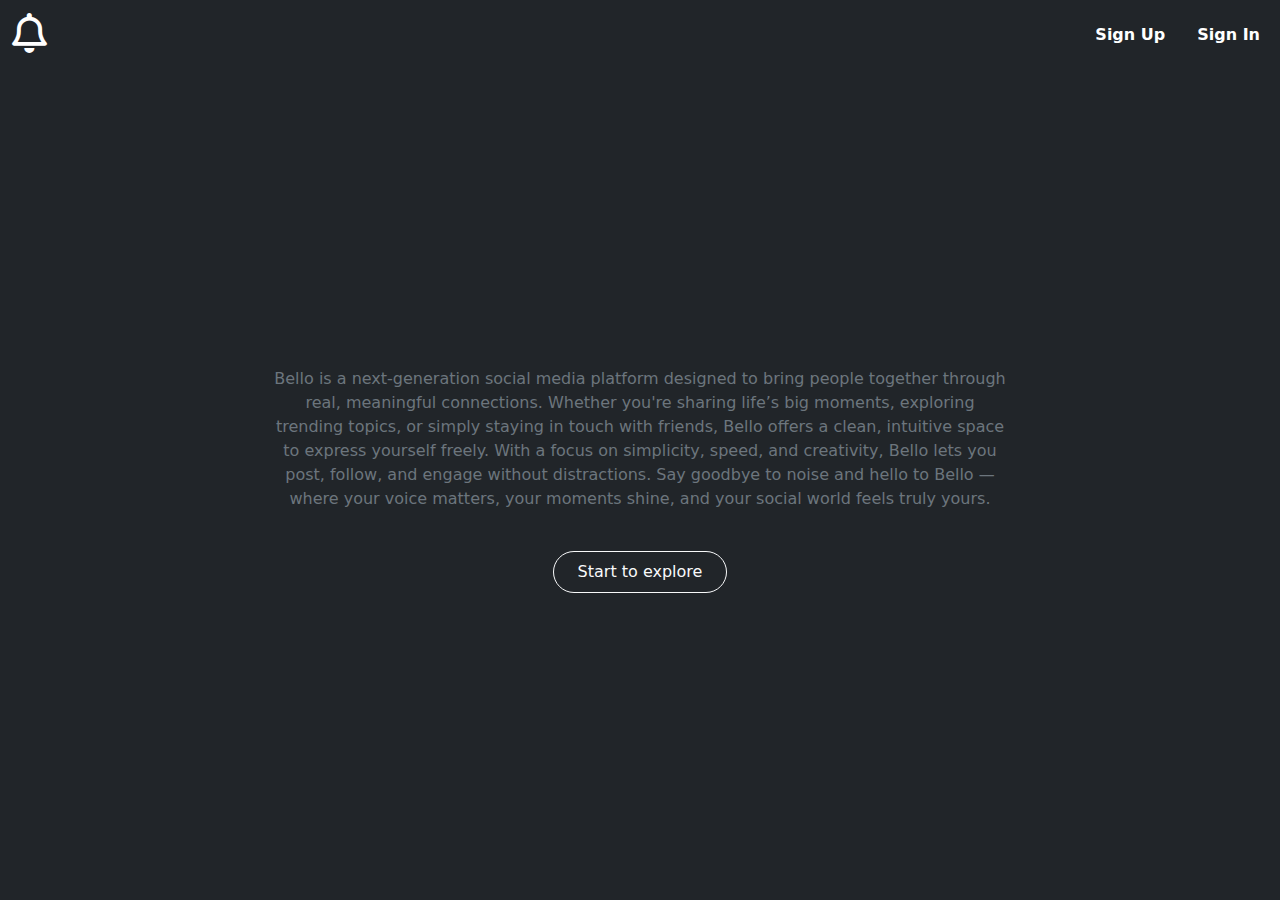
<file: index.html>
<!DOCTYPE html>
<html lang="en">

<head>
  <meta charset="UTF-8" />
  <meta name="viewport" content="width=device-width, initial-scale=1.0" />
  <title>Bello</title>

  <!-- Bootstrap -->
  <link href="https://cdn.jsdelivr.net/npm/bootstrap@5.3.7/dist/css/bootstrap.min.css" rel="stylesheet" crossorigin="anonymous" />

  <!-- Font Awesome -->
  <link rel="stylesheet" href="https://cdnjs.cloudflare.com/ajax/libs/font-awesome/6.7.2/css/all.min.css" crossorigin="anonymous" referrerpolicy="no-referrer" />

  <link rel="stylesheet" href="./style.css" />
</head>

<body class="bg-dark">

  <!-- Navbar -->
  <nav class="navbar navbar-expand-lg navbar-dark bg-dark">
    <div class="container-fluid">
      <a class="navbar-brand" href="#"><i class="fa-regular fa-bell ringing-bell text-white fa-2x"></i></a>
      <button class="navbar-toggler" type="button" data-bs-toggle="collapse" data-bs-target="#navbarContent"
        aria-controls="navbarContent" aria-expanded="false" aria-label="Toggle navigation">
        <span class="navbar-toggler-icon"></span>
      </button>

      <div class="collapse navbar-collapse" id="navbarContent">
        <ul class="navbar-nav ms-auto mb-2 mb-lg-0">
          <li class="nav-item">
            <a class="nav-link text-white fw-bolder" href="signup.html">Sign Up</a>
          </li>
          <li class="nav-item">
            <a class="nav-link text-white fw-bolder ms-lg-3" href="login.html">Sign In</a>
          </li>
        </ul>
      </div>
    </div>
  </nav>
<!-- nav end -->
  <!-- main section -->
  <div class="container py-5">
    <div class="row justify-content-center">
      <div class="col-12 col-md-10 col-lg-8 text-center">
        <h1 class="text-white fw-bolder display-4 display-md-1 mt-4 masked-text">
          WELCOME
          <p class="fs-3 lh-lg masked-text">TO BELLO!</p>
        </h1>
        <p class="text-secondary">
          Bello is a next-generation social media platform designed to bring people together through real, meaningful connections.
          Whether you're sharing life’s big moments, exploring trending topics, or simply staying in touch with friends, Bello offers a clean,
          intuitive space to express yourself freely. With a focus on simplicity, speed, and creativity, Bello lets you post, follow, and engage without distractions.
          Say goodbye to noise and hello to Bello — where your voice matters, your moments shine, and your social world feels truly yours.
        </p>

        <a href="welcome.html" class="btn btn-outline-light mt-4 px-4 py-2 rounded-pill">
          Start to explore
        </a>
      </div>
    </div>
  </div>
<!-- main section end -->
  <!-- Bootstrap JS -->
  <script src="https://cdn.jsdelivr.net/npm/bootstrap@5.3.7/dist/js/bootstrap.bundle.min.js" crossorigin="anonymous"></script>
</body>

</html>
</file>
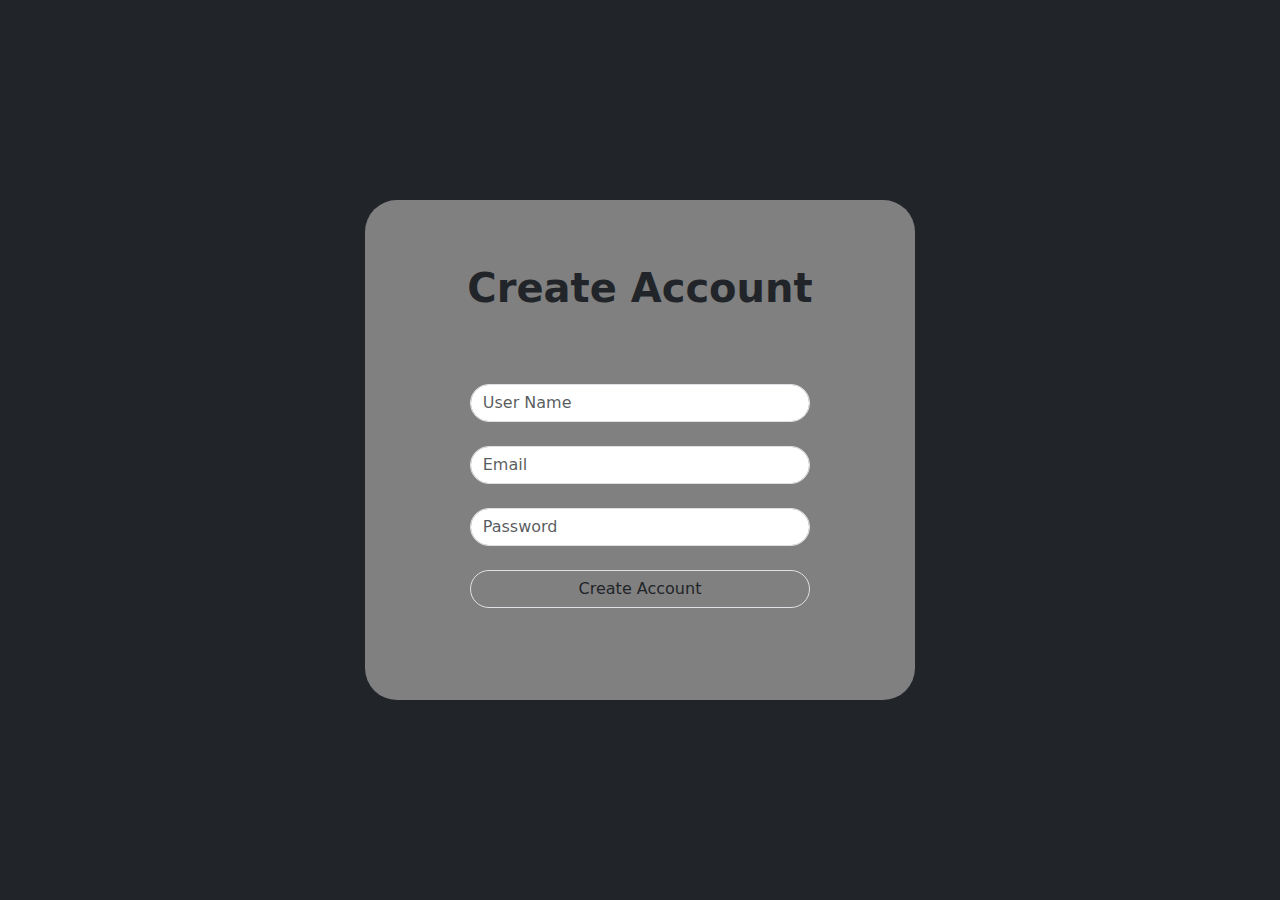
<file: account.html>
<!DOCTYPE html>
<html lang="en">

<head>
    <meta charset="UTF-8">
    <meta name="viewport" content="width=device-width, initial-scale=1.0">
    <title>Account</title>
    <!-- Bootstrap -->
    <link href="https://cdn.jsdelivr.net/npm/bootstrap@5.3.7/dist/css/bootstrap.min.css" rel="stylesheet"
        crossorigin="anonymous">

    <!-- Font Awesome -->
    <link rel="stylesheet" href="https://cdnjs.cloudflare.com/ajax/libs/font-awesome/6.7.2/css/all.min.css"
        crossorigin="anonymous" referrerpolicy="no-referrer" />
    <link rel="stylesheet" href="./style.css">

</head>

<body style="width: 100vw;height: 100vh;" class="bg-dark d-flex justify-content-center align-items-center">
    <div style="background-color: grey;width: 550px;height: 500px;" class="  mx-auto rounded-5  ">
        <h1 class=" text-center p-3 mt-5 fw-bolder">Create Account</h1>
        <div>
            <form class="p-5">
                <input type="text" class="form-control w-75 mx-auto   rounded-5   mb-4 " placeholder="User Name ">
                <input type="text" class="form-control w-75  mx-auto   rounded-5   mb-4 " placeholder="Email ">
                <input type="password" class="form-control  w-75 mx-auto   rounded-5   mb-4 " placeholder="Password">
                <div class="d-flex align-items-center justify-content-center">
                    <a href="welcome.html"
                        class="btn btn-outline-success w-75 border rounded-pill  text-dark text-decoration-none">
                        Create Account
                    </a>
                </div>
            </form>
        </div>
    </div>
</body>

</html>
</file>
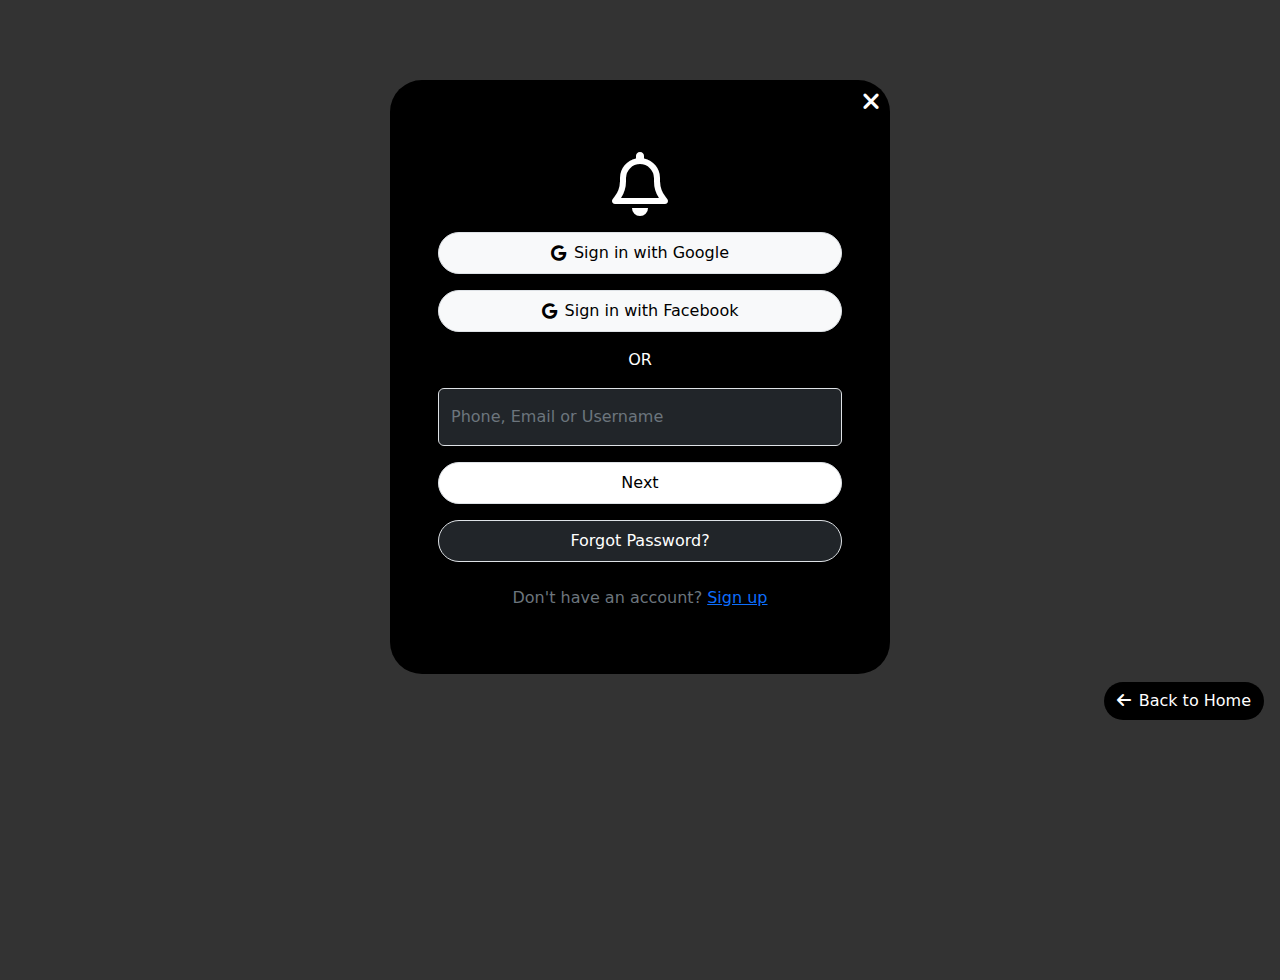
<file: login.html>
<!DOCTYPE html>
<html lang="en">

<head>
    <meta charset="UTF-8">
    <meta name="viewport" content="width=device-width, initial-scale=1.0">
    <title>Bello/sign in</title>
    <!-- Bootstrap -->
    <link href="https://cdn.jsdelivr.net/npm/bootstrap@5.3.7/dist/css/bootstrap.min.css" rel="stylesheet"
        crossorigin="anonymous">

    <!-- Font Awesome -->
    <link rel="stylesheet" href="https://cdnjs.cloudflare.com/ajax/libs/font-awesome/6.7.2/css/all.min.css"
        crossorigin="anonymous" referrerpolicy="no-referrer" />
    <link rel="stylesheet" href="./style.css">
</head>

<body style="background-color:  #333333;">

    <div style="margin-top: 80px;" class="container ">
        <div class="bg-black rounded-5 text-center p-5 mx-auto position-relative " style="max-width: 500px;">

            <!-- Close icon -->
            <div style="position: absolute; top: 10px; right: 10px;">
                <i class="fa-solid fa-xmark text-white fs-4"></i>
            </div>

            <!-- chirpX Icon -->
            <div class="mt-4 mb-3">
                <i class="fa-regular fa-bell fa-4x text-white"></i>
            </div>

            <!-- Sign in with Google -->
            <div class="d-grid gap-3 mb-3">
                <button class="btn btn-light border rounded-pill d-flex align-items-center justify-content-center gap-2 py-2">
                    <i class="fab fa-google"></i> Sign in with Google
                </button>

                <button class="btn btn-light border rounded-pill d-flex align-items-center justify-content-center gap-2 py-2">
                    <i class="fab fa-google"></i> Sign in with Facebook
                </button>
            </div>

            <!-- OR separator -->
            <div class="text-white mb-3">OR</div>

            <!-- Input -->
            <div class="form-floating mb-3">
                <input type="email" class="form-control bg-dark text-white" id="floatingInput"
                    placeholder="name@example.com">
                <label for="floatingInput" class="text-secondary">Phone, Email or Username</label>
            </div>

            <!-- Next Button -->
            <a href="#" class="btn btn-white bg-white border d-flex align-items-center justify-content-center rounded-pill py-2 mb-3">
                <span class="text-black">Next</span>
            </a>

            <!-- Forgot Password -->
            <a href="#" class="btn btn-dark border d-flex align-items-center justify-content-center rounded-pill py-2 mb-4">
                <span class="text-white">Forgot Password?</span>
            </a>

            <!-- Footer -->
            <p class="text-secondary">Don't have an account? <a href="signup.html"  class="text-primary">Sign up</a></p>
        </div>
    </div>

<div class="position-relative mt-2  me-3">
<div class="position-absolute end-0">
             <a href="index.html" style="background-color: black;" class="btn text-white rounded-5"><i class="fa-solid fa-arrow-left me-2"></i>Back to Home</a>
    
</div>    
</div></body>

</html>
</file>
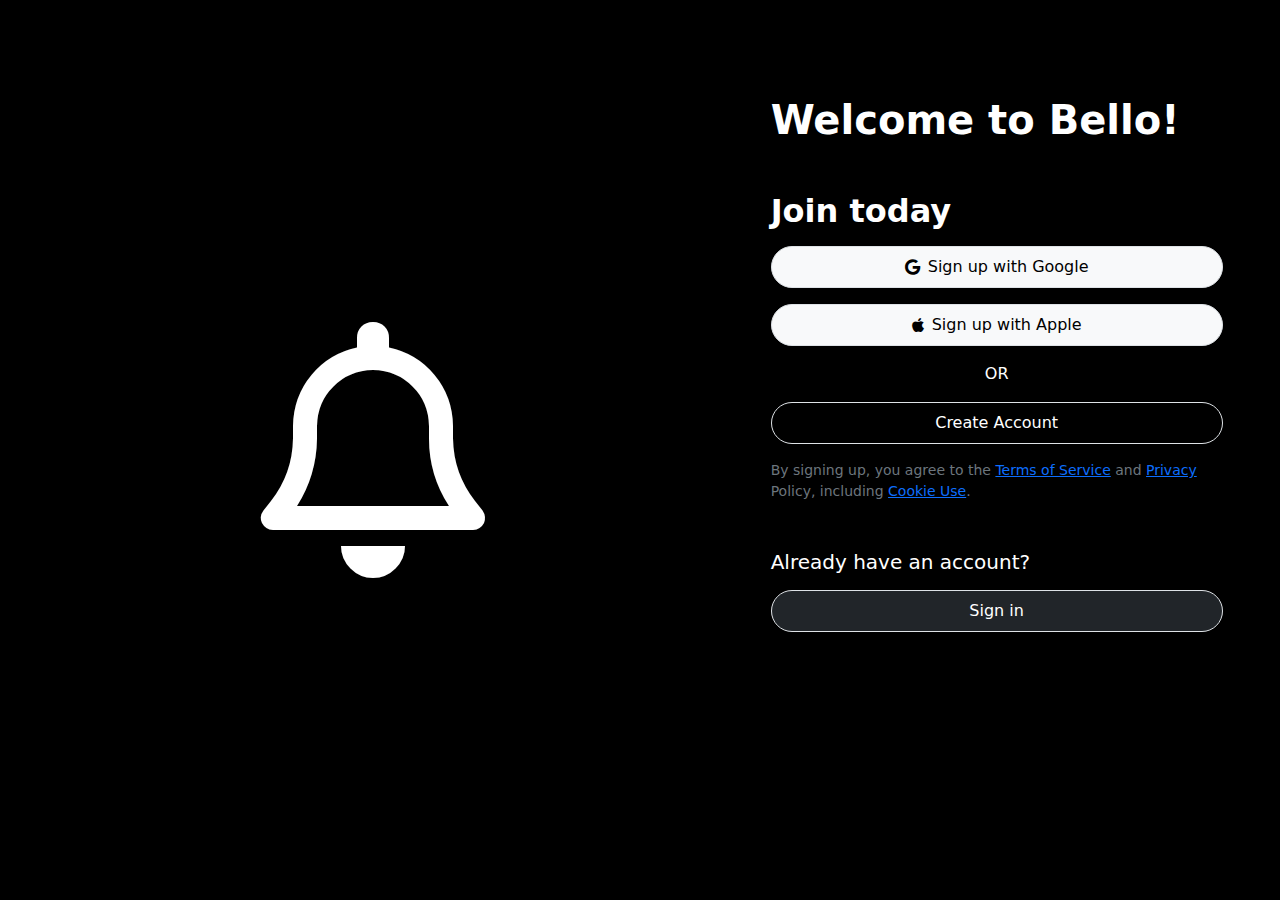
<file: signup.html>
<!DOCTYPE html>
<html lang="en">

<head>
    <meta charset="UTF-8">
    <meta name="viewport" content="width=device-width, initial-scale=1.0">
    <title>Bello/signup</title>
    <!-- bootstrap -->
    <link href="https://cdn.jsdelivr.net/npm/bootstrap@5.3.7/dist/css/bootstrap.min.css" rel="stylesheet"
        crossorigin="anonymous">

    <!-- font awesome -->
    <link rel="stylesheet" href="https://cdnjs.cloudflare.com/ajax/libs/font-awesome/6.7.2/css/all.min.css"
        crossorigin="anonymous" referrerpolicy="no-referrer" />
    <link rel="stylesheet" href="./style.css">
</head>

<body style="background-color: black;">
    <div class="container-fluid">
        <div class="row flex-column flex-lg-row">
            <!--left column-->
            <div class="col-lg-7 d-flex justify-content-center align-items-center vh-100">
                <div class="chirpx w-100 text-center">
                    <i class="fa-regular fa-bell   ringing-bell text-white display-1" style="font-size: 20vw;"></i>
                </div>
            </div>

            <!-- right column -->
            <div style="width: 500px;" class="col-lg-5 px-4 py-5 ">
                <div class="mt-lg-5">
                    <h1 class="text-white fw-bolder">Welcome to Bello!</h1>
                    <h2 class="text-white fw-bolder mt-5 mb-3">Join today</h2>

                    <!-- google button -->
                    <div class="d-grid gap-3">
                        <button
                            class="btn btn-light border d-flex align-items-center justify-content-center p-2 rounded-pill">
                            <i class="fab fa-google me-2"></i> Sign up with Google
                        </button>

                        <!--apple button-->
                        <button
                            class="btn btn-light border d-flex align-items-center justify-content-center p-2 rounded-pill">
                            <i class="fa-brands fa-apple me-2"></i> Sign up with Apple
                        </button>
                    </div>

                    <div class="text-white text-center mt-3 mb-3">OR</div>

                    <!-- account button -->
                    <a href="account.html"
                        class="btn btn-outline-primary border d-flex align-items-center justify-content-center p-2 rounded-pill text-white text-decoration-none">
                        Create Account
                    </a>

                    <!-- terms -->
                    <p class="text-secondary mt-3" style="font-size: 14px;">By signing up, you agree to the
                        <span class="text-primary text-decoration-underline">Terms of Service</span> and
                        <span class="text-primary text-decoration-underline">Privacy</span> Policy, including
                        <span class="text-primary text-decoration-underline">Cookie Use</span>.
                    </p>
                </div>

                <!-- already have an account -->
                <div class="mt-5">
                    <h5 class="text-white">Already have an account?</h5>
                    <a href="login.html" target="_blank"
                        class="btn btn-dark border mt-3 d-flex align-items-center justify-content-center p-2 rounded-pill text-white">
                        Sign in
                    </a>
                </div>
            </div>
        </div>
    </div>
</body>

</html>
</file>
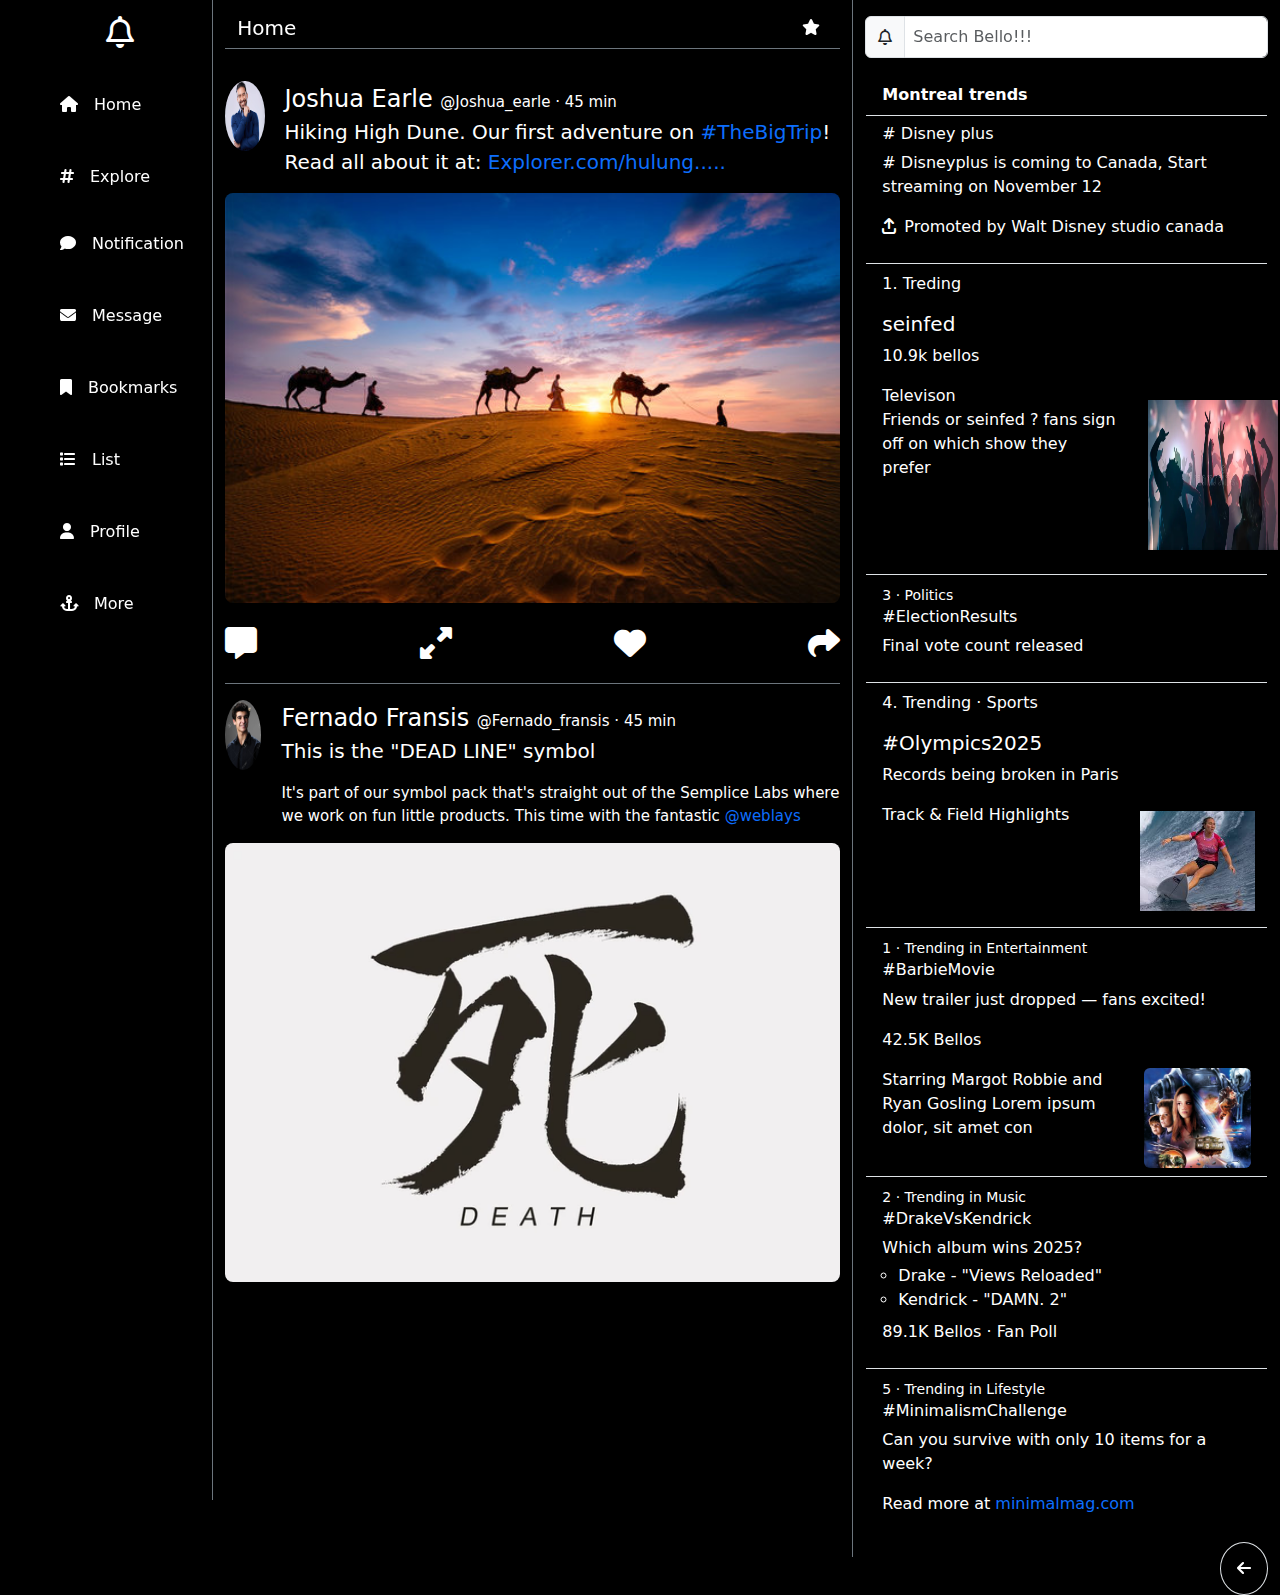
<file: welcome.html>
<!DOCTYPE html>
<html lang="en">

<head>
    <meta charset="UTF-8" />
    <meta name="viewport" content="width=device-width, initial-scale=1.0" />
    <title>Bello/Home</title>

    <!-- Bootstrap -->
    <link href="https://cdn.jsdelivr.net/npm/bootstrap@5.3.7/dist/css/bootstrap.min.css" rel="stylesheet"
        crossorigin="anonymous" />

    <!-- Font Awesome -->
    <link rel="stylesheet" href="https://cdnjs.cloudflare.com/ajax/libs/font-awesome/6.7.2/css/all.min.css"
        crossorigin="anonymous" referrerpolicy="no-referrer" />

    <link rel="stylesheet" href="./style.css" />
</head>

<body style="background-color: black;">
    <div class="container-fluid">
        <div class="row">

            <!-- Left Sidebar -->
            <div style="height: 1500px;" class="col-lg-2 col-md-8 col-12 border-end border-secondary">
                <div class="icon position-relative">
                    <i class="fa-regular fa-bell text-white fa-2x mt-3 position-absolute start-50"></i>
                </div>

                <div class="ms-5 position-sticky top-0">
                    <div class="mt-5 text-white"><i class="fa-solid fa-house me-3 mt-5"></i>Home</div>
                    <div class="mt-5 text-white"><i class="fa-solid fa-hashtag me-3 mb-5"></i>Explore</div>
                    <a href="notification.html" class="mt-5 text-white text-decoration-none"><i class="fa-solid fa-comment me-3"></i>Notification</a>
                    <div class="mt-5 text-white"><i class="fa-solid fa-envelope me-3"></i>Message</div>
                    <div class="mt-5 text-white"><i class="fa-solid fa-bookmark me-3"></i>Bookmarks</div>
                    <div class="mt-5 text-white"><i class="fa-solid fa-list me-3"></i>List</div>
                    <div class="mt-5 text-white"><i class="fa-solid fa-user me-3"></i><a class="text-decoration-none text-white" href="profile.html">Profile</a></div>
                    <div class="mt-5 text-white"><i class="fa-solid fa-anchor me-3"></i>More</div>
                </div>
            </div>

            <!-- Center Feed -->
            <div class="col-lg-6 col-md-8 col-12 border-end border-secondary">
                <!-- Navbar -->
                <nav class="navbar navbar-expand-lg">
                    <div class="container-fluid border-bottom border-secondary">
                        <a class="navbar-brand text-white" href="#">Home</a>
                        <button class="navbar-toggler" type="button" data-bs-toggle="collapse"
                            data-bs-target="#navbarSupportedContent" aria-controls="navbarSupportedContent"
                            aria-expanded="false" aria-label="Toggle navigation">
                            <span class="navbar-toggler-icon"></span>
                        </button>

                        <div class="collapse navbar-collapse" id="navbarSupportedContent">
                            <ul class="navbar-nav ms-auto mb-2 mb-lg-0">
                                <li class="nav-item">
                                    <a class="nav-link text-white" href="#"><i
                                            class="fa-solid fa-star text-white"></i></a>
                                </li>
                            </ul>
                        </div>
                    </div>
                </nav>

                <!-- Post 1 -->
                <div class="w-100 d-flex mt-4">
                    <div class="position-relative" style="width: 70px; height: 70px;">
                        <img class="w-100 h-100 rounded-circle"
                            src="./assests/kiran.jpg"
                            alt="Profile">
                    </div>
                    <div style="margin-left: 20px;" class="text-white fs-4">
                        Joshua Earle <span style="font-size: 15px;">@Joshua_earle · 45 min</span>
                        <p style="font-size: 20px;">Hiking High Dune. Our first adventure on
                            <span class="text-primary">#TheBigTrip</span>! Read all about it at:
                            <span class="text-primary">Explorer.com/hulung.....</span>
                        </p>
                    </div>
                </div>

                <!-- Post 1 Image -->
                <div class="w-100">
                    <img class="w-100 rounded-3"
                        src="./assests/marubhoomi.jpg"
                        alt="">
                </div>

                <!-- Like Share Icons -->
                <div class="like-share mt-4 border-bottom border-secondary">
                    <div class="d-flex justify-content-between mb-4">
                        <i class="fa-solid fa-message text-white fa-2x"></i>
                        <i class="fa-solid fa-up-right-and-down-left-from-center text-white fa-2x"></i>
                        <i class="fa-solid fa-heart text-white fa-2x"></i>
                        <i class="fa-solid fa-share text-white fa-2x"></i>
                    </div>
                </div>

                <!-- Post 2 -->
                <div class="w-100 mt-3 d-flex">
                    <div class="position-relative" style="width: 70px; height: 70px;">
                        <img class="w-100 h-100 rounded-circle"
                            src="./assests/nigro.jpg"
                            alt="Profile">
                    </div>
                    <div style="margin-left: 20px;" class="text-white fs-4">
                        Fernado Fransis <span style="font-size: 15px;">@Fernado_fransis · 45 min</span>
                        <p style="font-size: 20px;">This is the "DEAD LINE" symbol</p>
                        <p style="font-size: 15px;">It's part of our symbol pack that's straight out of the Semplice
                            Labs where we
                            work on fun little products. This time with the fantastic <span
                                class="text-primary">@weblays</span>
                        </p>
                    </div>
                </div>

                <!-- Post 2 Image -->
                <div class="w-100">
                    <img class="w-100 rounded-3"
                        src="./assests/ded.webp"
                        alt="">
                </div>
            </div>


            <div class="col-lg-4 col-md-8 col-12 text-white mt-3">

                <div class="input-group mb-3">
                    <span class="input-group-text" id="basic-addon1"><i class="fa-regular fa-bell "></i></span>
                    <input type="text" class="form-control p-2 " placeholder="Search Bello!!!"
                        aria-label="Search Bello!!!" aria-describedby="basic-addon1">
                </div>
                <div class="card text-white mb-3" style="background-color: black; width: 100%;">
                    <ul class="list-group list-group-flush">
                        <li class="list-group-item fw-bolder" style="background-color: black; color: white;">Montreal
                            trends</li>
                        <li class="list-group-item" style="background-color: black; color: white;">
                            <h6># Disney plus</h6>
                            <p># Disneyplus is coming to Canada, Start streaming on November 12</p>
                            <p><i class="fa-solid fa-arrow-up-from-bracket me-2"></i>Promoted by Walt Disney studio
                                canada</p>
                        </li>
                        <li class="list-group-item" style="background-color: black; color: white;">
                            <p>1. Treding</p>
                            <h5>seinfed</h5>
                            <p>10.9k bellos</p>
                            <div>
                                <div class="row  ">
                                    <div class="col-lg-8  ">Televison
                                        <p>Friends or seinfed ? fans sign off on which show they prefer</p>
                                    </div>
                                    <div class="col-lg-4  p-3  "><img style="width: 130px;height: 150px;"
                                            src="./assests/party.webp"
                                            alt="">
                                    </div>
                                </div>
                            </div>
                        </li>
                        <li class="list-group-item" style="background-color: black; color: white;">
                            <small class="text-white">3 · Politics</small>
                            <h6>#ElectionResults</h6>
                            <p>Final vote count released</p>
                        </li>
                        <li class="list-group-item" style="background-color: black; color: white;">
                            <p>4. Trending · Sports</p>
                            <h5>#Olympics2025</h5>
                            <p>Records being broken in Paris</p>
                            <div class="row">
                                <div class="col-lg-8">Track & Field Highlights</div>
                                <div class="col-lg-4 p-2">
                                    <img src="./assests/oli.jpeg"
                                        alt="Olympics" style="width: 100%; height: 100px; object-fit: cover;" />
                                </div>
                            </div>
                        </li>
                        <li class="list-group-item" style="background-color: black; color: white;">
                            <small class="text-white">1 · Trending in Entertainment</small>
                            <h6>#BarbieMovie</h6>
                            <p>New trailer just dropped — fans excited!</p>
                            <p class="text-white">42.5K Bellos</p>
                            <div class="row">
                                <div class="col-8">
                                    <p class="mb-0">Starring Margot Robbie and Ryan Gosling
                                        Lorem ipsum dolor, sit amet con
                                </div>
                                <div class="col-4">
                                    <img src="./assests/barbi.jpg"
                                        class="w-100 rounded" style="height: 100px; object-fit: cover;" alt="barbie" />
                                </div>
                            </div>
                        </li>
                        <li class="list-group-item" style="background-color: black; color: white;">
                            <small class="text-white">2 · Trending in Music</small>
                            <h6>#DrakeVsKendrick</h6>
                            <p class="mb-1">Which album wins 2025?</p>
                            <ul class="ps-3 mb-2">
                                <li>Drake - "Views Reloaded"</li>
                                <li>Kendrick - "DAMN. 2"</li>
                            </ul>
                            <p class="text-white">89.1K Bellos · Fan Poll</p>
                        </li>
                        <li class="list-group-item" style="background-color: black; color: white;">
                            <small class="text-white">5 · Trending in Lifestyle</small>
                            <h6>#MinimalismChallenge</h6>
                            <p>Can you survive with only 10 items for a week?</p>
                            <p class="text-white">Read more at <span class="text-primary">minimalmag.com</span></p>
                        </li>



                    </ul>
                </div>
                <div class="position-relative">
                    <div class="position-absolute end-0 buttonn  ">
                        <a href="index.html" class="text-white  border rounded-circle p-3"><i
                                class="fa-solid fa-arrow-left"></i></a>

                    </div>
                </div>
            </div>

        </div>
    </div>

    <!-- Bootstrap JS -->
    <script src="https://cdn.jsdelivr.net/npm/bootstrap@5.3.7/dist/js/bootstrap.bundle.min.js"
        crossorigin="anonymous"></script>
</body>

</html>
</file>
<file: style.css>
*{
    margin: 0;
    padding: 0;
    box-sizing: border-box;
}
body{
    width: 100vw;
    height: 100vh;
}
.create-acc:hover{
    background-color: grey;
}
.ringing-bell {
  animation: ring 1.5s infinite;
  transform-origin: top center;
  display: inline-block;
  color: #f39c12;
  font-size: 40px; 
}

@keyframes ring {
  0% { transform: rotate(0); }
  10% { transform: rotate(15deg); }
  20% { transform: rotate(-10deg); }
  30% { transform: rotate(7deg); }
  40% { transform: rotate(-5deg); }
  50% { transform: rotate(3deg); }
  60% { transform: rotate(-2deg); }
  70% { transform: rotate(1deg); }
  80%, 100% { transform: rotate(0); }
}
.nav-link:hover{
    transform: scale(1.1);
}
.nav-link{
    transition: transform 0.3s ease-in-out;
}
.masked-text {
    font-size: 8rem;
    font-weight: bold;
    color: transparent;
    background-image: url('https://images.unsplash.com/photo-1732535725600-f805d8b33c9c?q=80&w=1470&auto=format&fit=crop&ixlib=rb-4.0.3&ixid=M3wxMjA3fDB8MHxwaG90by1wYWdlfHx8fGVufDB8fHx8fA%3D%3D'); 
    background-size: 200%; /* Enlarged for smooth animation */
    background-position: 0 50%;
    background-clip: text;
    -webkit-background-clip: text;
    -webkit-text-fill-color: transparent;
    animation: animate-background 5s infinite alternate linear;
}

@keyframes animate-background {
    0% {
        background-position: 0 50%;
    }
    100% {
        background-position: 100% 50%;
    }
}
.buttonn :hover{
    background-color: blueviolet;
}
</file>
